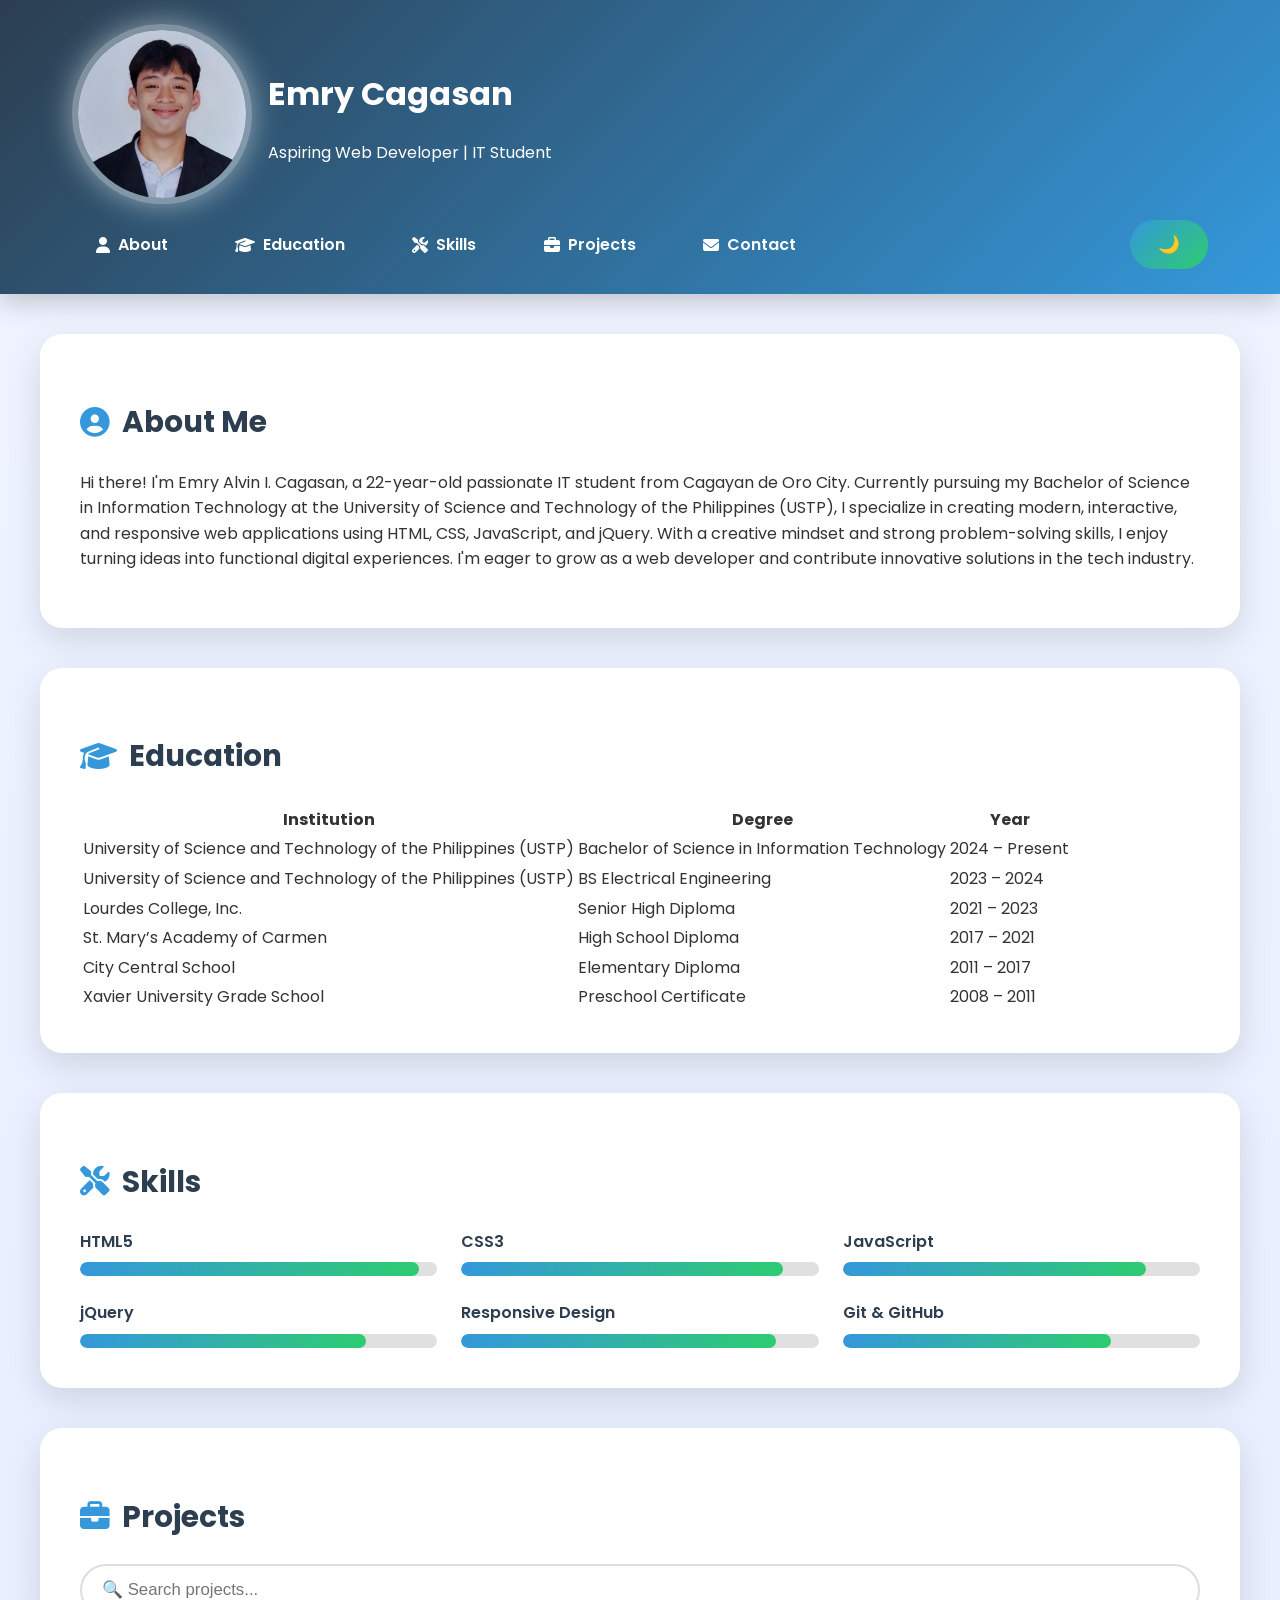
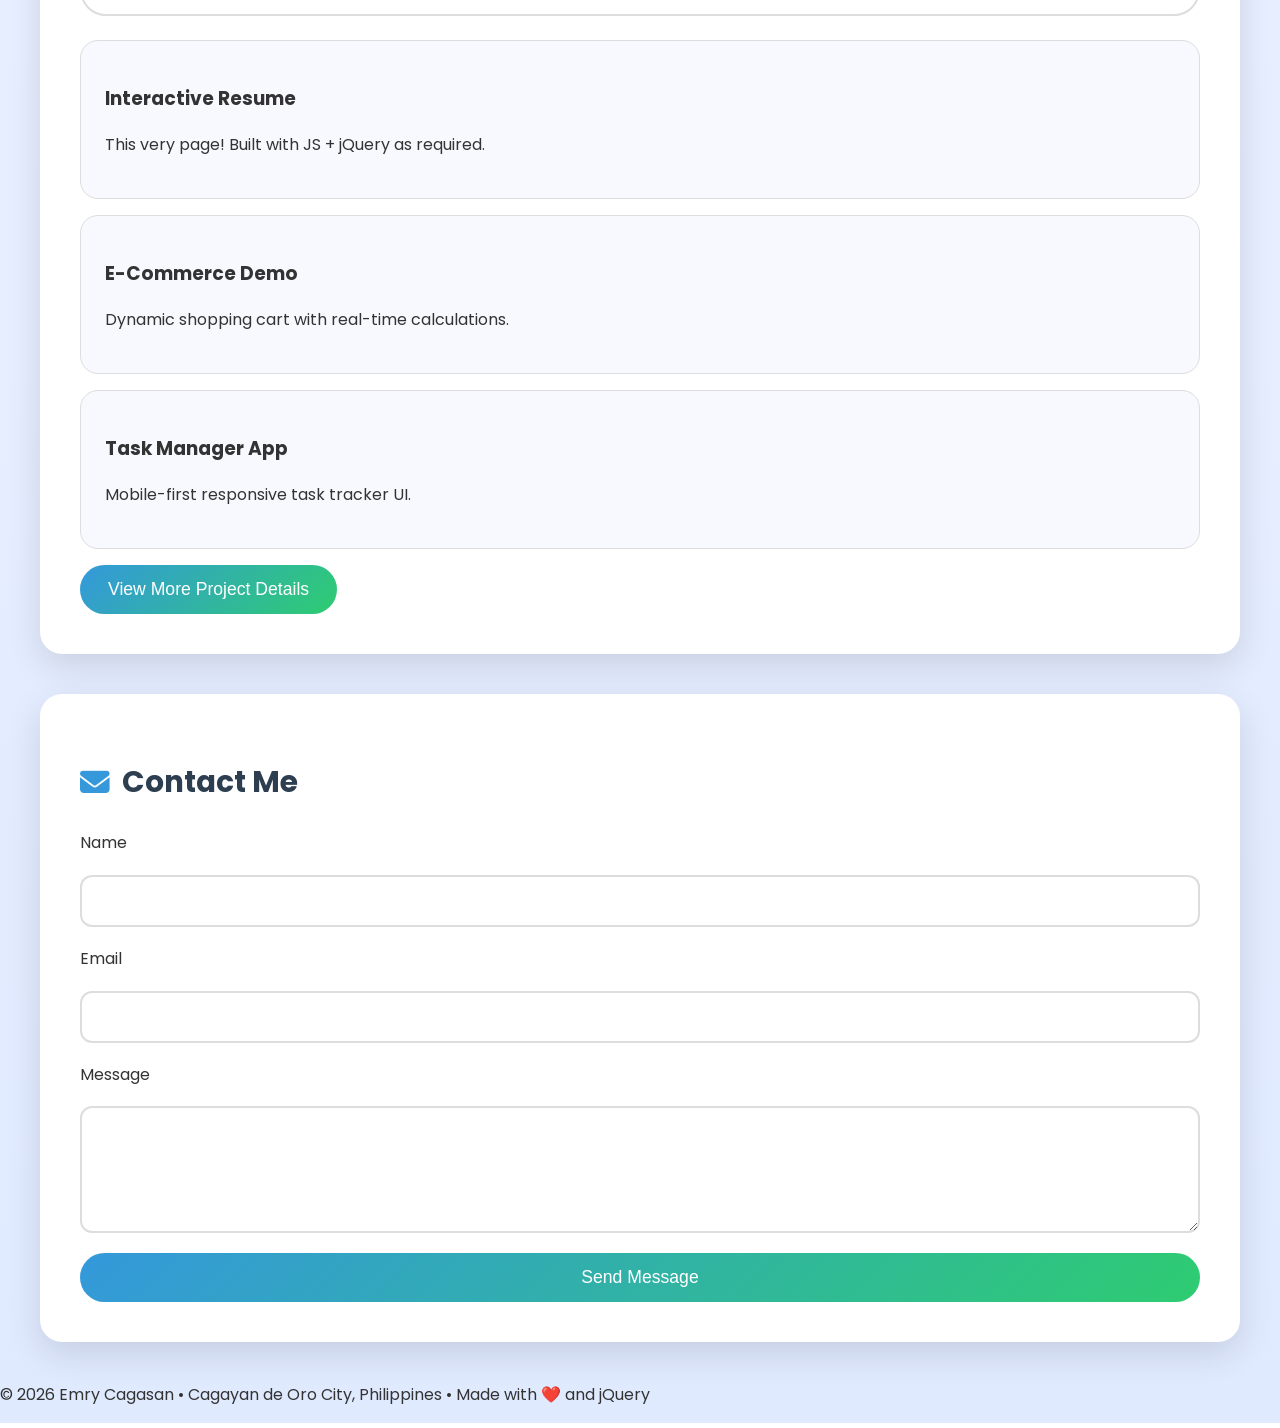
<file: index.html>
<!DOCTYPE html>
<html lang="en">
<head>
    <meta charset="UTF-8">
    <meta name="viewport" content="width=device-width, initial-scale=1.0">
    <title>Emry Cagasan - Interactive Resume</title>
    <link rel="stylesheet" href="css/styles.css">
    <link href="https://fonts.googleapis.com/css2?family=Poppins:wght@400;500;600&display=swap" rel="stylesheet">
    <link rel="stylesheet" href="https://cdnjs.cloudflare.com/ajax/libs/font-awesome/6.5.1/css/all.min.css">
    <script src="https://code.jquery.com/jquery-3.7.1.min.js" integrity="sha256-/JqT3SQfawRcv/BIHPThkBvs0OEvtFFmqPF/lYI/Cxo=" crossorigin="anonymous"></script>
</head>
<body>

<!-- WELCOME PROMPT (updated - does NOT overwrite About Me) -->
<script>
    window.addEventListener('load', function () {
        const visitorName = prompt("👋 Welcome! What's your name?");

        if (visitorName && visitorName.trim() !== "") {
            // Create a new friendly greeting
            const greetingHTML = `
                <p style="font-size: 1.25rem; font-weight: 600; color: #2c3e50; margin-bottom: 18px;">
                    👋 Hi ${visitorName}! Thanks for visiting my interactive resume!
                </p>
            `;

            // Add the greeting at the top of the About Me section
            const aboutContent = document.querySelector('.about-content');
            aboutContent.insertAdjacentHTML('afterbegin', greetingHTML);
        }
    });
</script>
    <!-- RESUME STARTS HERE -->
    <header id="resume-start">
        <div class="header-content">
            <div class="profile-header">
                <img src="assets/images/emry.jpg" alt="Emry Cagasan Profile Photo" class="profile-img">
                <div>
                    <h1>Emry Cagasan</h1>
                    <p class="title">Aspiring Web Developer | IT Student</p>
                </div>
            </div>
            <nav>
                <ul>
                    <li><a href="#about"><i class="fas fa-user"></i> About</a></li>
                    <li><a href="#education"><i class="fas fa-graduation-cap"></i> Education</a></li>
                    <li><a href="#skills"><i class="fas fa-tools"></i> Skills</a></li>
                    <li><a href="#projects"><i class="fas fa-briefcase"></i> Projects</a></li>
                    <li><a href="#contact"><i class="fas fa-envelope"></i> Contact</a></li>
                </ul>
            </nav>
            <div>
                <button id="dark-mode-btn">🌙</button>
            </div>
        </div>
    </header>

    <main>
        <!-- ABOUT -->
        <section id="about" class="section">
            <h2><i class="fas fa-user-circle"></i> About Me</h2>
            <div class="about-content">
                <p id="greeting">Hi there! I'm Emry Alvin I. Cagasan, a 22-year-old passionate IT student from Cagayan de Oro City. Currently pursuing my Bachelor of Science in Information Technology at the University of Science and Technology of the Philippines (USTP), I specialize in creating modern, interactive, and responsive web applications using HTML, CSS, JavaScript, and jQuery. With a creative mindset and strong problem-solving skills, I enjoy turning ideas into functional digital experiences. I'm eager to grow as a web developer and contribute innovative solutions in the tech industry.</p>
            </div>
        </section>

        <!-- EDUCATION -->
        <section id="education" class="section">
            <h2><i class="fas fa-graduation-cap"></i> Education</h2>
            <table>
                <thead><tr><th>Institution</th><th>Degree</th><th>Year</th></tr></thead>
                <tbody>
                    <tr><td>University of Science and Technology of the Philippines (USTP)</td><td>Bachelor of Science in Information Technology</td><td>2024 – Present</td></tr>
                    <tr><td>University of Science and Technology of the Philippines (USTP)</td><td>BS Electrical Engineering</td><td>2023 – 2024</td></tr>
                    <tr><td>Lourdes College, Inc.</td><td>Senior High Diploma</td><td>2021 – 2023</td></tr>
                    <tr><td>St. Mary’s Academy of Carmen</td><td>High School Diploma</td><td>2017 – 2021</td></tr>
                    <tr><td>City Central School</td><td>Elementary Diploma</td><td>2011 – 2017</td></tr>
                    <tr><td>Xavier University Grade School</td><td>Preschool Certificate</td><td>2008 – 2011</td></tr>
                </tbody>
            </table>
        </section>

        <!-- SKILLS -->
        <section id="skills" class="section">
            <h2><i class="fas fa-tools"></i> Skills</h2>
            <div class="skills-container">
                <div class="skill-item"><span>HTML5</span><div class="progress-bar"><div class="progress" data-width="95"></div></div></div>
                <div class="skill-item"><span>CSS3</span><div class="progress-bar"><div class="progress" data-width="90"></div></div></div>
                <div class="skill-item"><span>JavaScript</span><div class="progress-bar"><div class="progress" data-width="85"></div></div></div>
                <div class="skill-item"><span>jQuery</span><div class="progress-bar"><div class="progress" data-width="80"></div></div></div>
                <div class="skill-item"><span>Responsive Design</span><div class="progress-bar"><div class="progress" data-width="88"></div></div></div>
                <div class="skill-item"><span>Git &amp; GitHub</span><div class="progress-bar"><div class="progress" data-width="75"></div></div></div>
            </div>
        </section>

        <!-- PROJECTS -->
        <section id="projects" class="section">
            <h2><i class="fas fa-briefcase"></i> Projects</h2>
            <input type="text" id="project-search" placeholder="🔍 Search projects...">
            <div id="projects-container">
                <div class="project-card" data-category="web">
                    <h3>Interactive Resume</h3>
                    <p>This very page! Built with JS + jQuery as required.</p>
                </div>
                <div class="project-card" data-category="web">
                    <h3>E-Commerce Demo</h3>
                    <p>Dynamic shopping cart with real-time calculations.</p>
                </div>
                <div class="project-card" data-category="mobile">
                    <h3>Task Manager App</h3>
                    <p>Mobile-first responsive task tracker UI.</p>
                </div>
            </div>
            <button id="toggle-projects">View More Project Details</button>
            <div id="extra-projects" style="display:none; margin-top:1rem;">
                <p><strong>All projects</strong> follow clean code practices and are hosted on GitHub.</p>
            </div>
        </section>

        <!-- CONTACT -->
        <section id="contact" class="section">
            <h2><i class="fas fa-envelope"></i> Contact Me</h2>
            <form id="contact-form">
                <label>Name</label>
                <input type="text" id="form-name" required>
                <label>Email</label>
                <input type="email" id="form-email" required>
                <label>Message</label>
                <textarea id="form-message" rows="5" required></textarea>
                <button type="submit">Send Message</button>
            </form>
            <div id="form-feedback"></div>
        </section>
    </main>

    <footer>
        <p>&copy; 2026 Emry Cagasan • Cagayan de Oro City, Philippines • Made with ❤️ and jQuery</p>
    </footer>

    <script src="js/script.js"></script>
</body>
</html>
</file>
<file: css/styles.css>
* { box-sizing: border-box; }
html { 
    scroll-behavior: smooth; 
}

body {
    font-family: 'Poppins', sans-serif;
    margin: 0;
    background: linear-gradient(180deg, #f0f4ff, #e0eaff);
    color: #333;
    line-height: 1.6;
}

header {
    background: linear-gradient(135deg, #2c3e50, #3498db);
    color: white;
    padding: 1.5rem 0;
    position: sticky;
    top: 0;
    box-shadow: 0 8px 25px rgba(0,0,0,0.2);
    z-index: 100;
}
.header-content {
    max-width: 1200px;
    margin: 0 auto;
    display: flex;
    align-items: center;
    justify-content: space-between;
    padding: 0 2rem;
    flex-wrap: wrap;
    gap: 1rem;
}
.profile-header { display: flex; align-items: center; gap: 1rem; }
.profile-img {
    width: 180px; height: 180px;
    border-radius: 50%;
    border: 6px solid rgba(255,255,255,0.4);
    box-shadow: 0 0 30px rgba(255,255,255,0.5);
    transition: all 0.4s ease;
}
.profile-img:hover { transform: scale(1.1) rotate(5deg); }

nav ul {
    display: flex; 
    list-style: none; 
    gap: 1.2rem; 
    margin: 0; 
    padding: 0;
}
nav a {
    color: white; 
    text-decoration: none; 
    font-weight: 600;
    padding: 12px 24px; 
    border-radius: 50px; 
    transition: all 0.3s;
    display: flex;
    align-items: center;
    gap: 8px;
}
nav a:hover {
    background: rgba(255,255,255,0.25);
    transform: translateY(-3px);
    box-shadow: 0 4px 15px rgba(255,255,255,0.3);
}

/* ==================== THIS IS THE FIX FOR NAVIGATION ==================== */
.section {
    max-width: 1200px;
    margin: 2.5rem auto;
    padding: 2.5rem;
    background: white;
    border-radius: 22px;
    box-shadow: 0 12px 35px rgba(0,0,0,0.12);
    transition: transform 0.3s;
    scroll-margin-top: 130px;     /* ← THIS STOPS HEADER FROM COVERING */
}
.section:hover { transform: translateY(-8px); }

.section h2 {
    color: #2c3e50;
    margin-bottom: 1.5rem;
    display: flex;
    align-items: center;
    gap: 12px;
    font-size: 1.85rem;
}
.section h2 i { color: #3498db; }

.skills-container {
    display: grid;
    grid-template-columns: repeat(auto-fit, minmax(280px, 1fr));
    gap: 1.5rem;
}
.skill-item {
    display: flex;
    flex-direction: column;
    gap: 8px;
}
.skill-item span { font-weight: 600; color: #2c3e50; }
.progress-bar {
    height: 14px;
    background: #e0e0e0;
    border-radius: 50px;
    overflow: hidden;
}
.progress {
    height: 100%;
    background: linear-gradient(90deg, #3498db, #2ecc71);
    border-radius: 50px;
    width: 0;
    transition: width 1.8s ease-in-out;
}

.project-card {
    background: #f8f9ff;
    border: 1px solid #ddd;
    padding: 1.5rem;
    margin-bottom: 1rem;
    border-radius: 18px;
    transition: all 0.3s;
}
.project-card:hover {
    transform: translateY(-8px);
    box-shadow: 0 15px 30px rgba(52,152,219,0.25);
}

#project-search {
    width: 100%;
    padding: 14px 20px;
    border: 2px solid #ddd;
    border-radius: 50px;
    font-size: 1.05rem;
    margin-bottom: 1.5rem;
}

form { display: flex; flex-direction: column; gap: 1.2rem; }
input, textarea {
    padding: 14px;
    border: 2px solid #ddd;
    border-radius: 12px;
    font-size: 1.05rem;
}
input:focus, textarea:focus { border-color: #3498db; outline: none; }

button {
    background: linear-gradient(135deg, #3498db, #2ecc71);
    color: white;
    padding: 14px 28px;
    border: none;
    border-radius: 50px;
    cursor: pointer;
    font-size: 1.1rem;
    transition: all 0.3s;
}
button:hover {
    transform: scale(1.05);
    box-shadow: 0 8px 20px rgba(52,152,219,0.4);
}

/* Dark Mode */
.dark-mode { background: #1a1a2e; color: #ddd; }
.dark-mode .section { background: #16213e; }
.dark-mode header { background: linear-gradient(135deg, #0f172a, #1e3a8a); }
.dark-mode .progress-bar { background: #334155; }
.dark-mode .progress { background: linear-gradient(90deg, #60a5fa, #34d399); }
</file>
